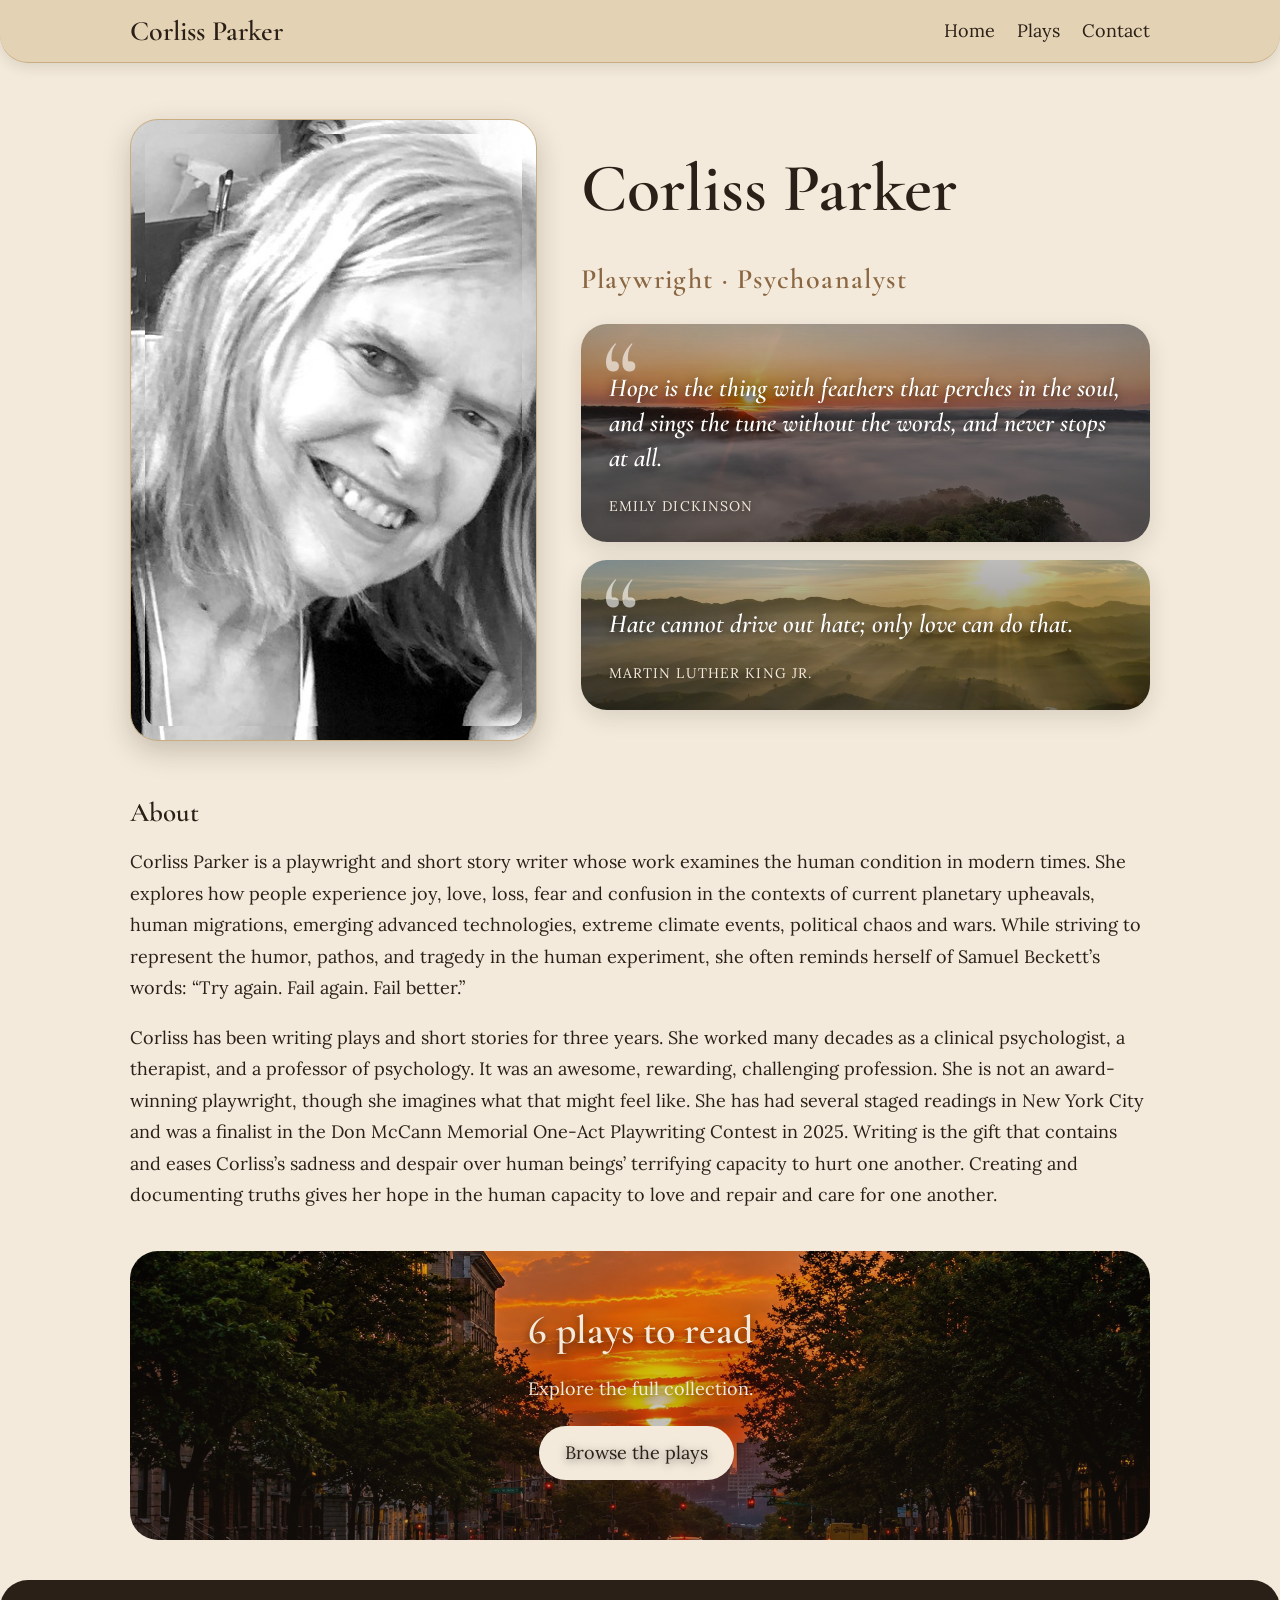
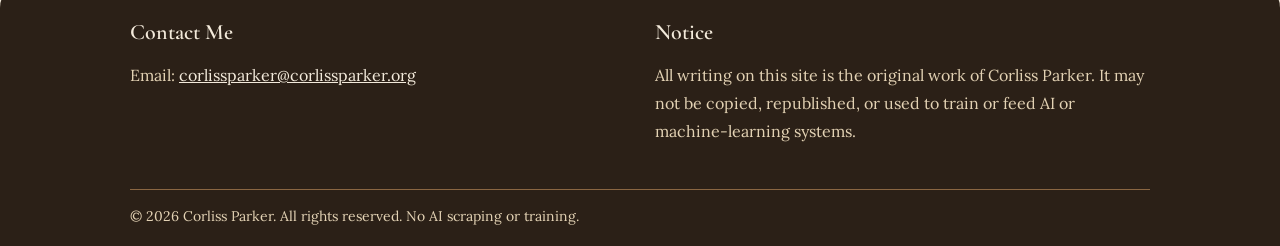
<file: index.html>
<!DOCTYPE html>
<!-- Corliss Parker Website 1.9 -->
<html lang="en"><head><meta charset="utf-8"><meta name="viewport" content="width=device-width, initial-scale=1">
<title>Corliss Parker | Playwright</title><meta name="description" content="Playwright. Read her plays online.">
<meta name="robots" content="noai, noimageai"><meta name="googlebot" content="noai, noimageai">
<link href="https://fonts.googleapis.com/css2?family=Cormorant+Garamond:wght@600&family=Lora:ital@0;1&display=swap" rel="stylesheet">
<link href="css/style.css" rel="stylesheet"></head><body>
<div class="header"><div class="container"><a class="logo" href="index.html">Corliss Parker</a>
<ul class="nav"><li><a href="index.html">Home</a></li>
<li><a href="plays.html">Plays</a><ul><li><a href="no-more-rainbows.html">No More Rainbows?</a></li><li><a href="palindromes.html">Palindromes</a></li><li><a href="saint-james.html">Saint James</a></li><li><a href="justice-finds-minister-thorne.html">Justice 2036</a></li><li><a href="oceans-inn.html">Ocean’s Inn</a></li><li><a href="under-cover.html">Under Cover</a></li></ul></li><li><a href="#contact">Contact</a></li></ul></div></div>
<div class="container"><div class="hero"><img class="portrait" src="images/portrait.jpg" alt="Portrait of Corliss Parker" width="480" height="622">
<div><h1>Corliss Parker</h1><p class="role">Playwright &middot; Psychoanalyst</p><div class="quotes"><blockquote class="qcard q2"><p>Hope is the thing with feathers that perches in the soul, and sings the tune without the words, and never stops at all.</p><cite>Emily Dickinson</cite></blockquote><blockquote class="qcard q1"><p>Hate cannot drive out hate; only love can do that.</p><cite>Martin Luther King Jr.</cite></blockquote></div></div></div>
<h2>About</h2>
<p>Corliss Parker is a playwright and short story writer whose work examines the human condition in modern times. She explores how people experience joy, love, loss, fear and confusion in the contexts of current planetary upheavals, human migrations, emerging advanced technologies, extreme climate events, political chaos and wars. While striving to represent the humor, pathos, and tragedy in the human experiment, she often reminds herself of Samuel Beckett’s words: “Try again. Fail again. Fail better.”</p>
<p>Corliss has been writing plays and short stories for three years. She worked many decades as a clinical psychologist, a therapist, and a professor of psychology. It was an awesome, rewarding, challenging profession. She is not an award-winning playwright, though she imagines what that might feel like. She has had several staged readings in New York City and was a finalist in the Don McCann Memorial One-Act Playwriting Contest in 2025. Writing is the gift that contains and eases Corliss’s sadness and despair over human beings’ terrifying capacity to hurt one another. Creating and documenting truths gives her hope in the human capacity to love and repair and care for one another.</p>
<div class="band"><h2>6 plays to read</h2><p>Explore the full collection.</p><a class="btn" href="plays.html">Browse the plays</a></div></div><div class="footer" id="contact"><div class="container"><div class="footer-grid">
<div><h2>Contact Me</h2><p>Email: <a href="mailto:corlissparker@corlissparker.org">corlissparker@corlissparker.org</a></p></div>
<div><h2>Notice</h2><p>All writing on this site is the original work of Corliss Parker. It may not be copied, republished, or used to train or feed AI or machine-learning systems.</p></div></div>
<div class="tiny">&copy; 2026 Corliss Parker. All rights reserved. No AI scraping or training.</div></div></div></body></html>
</file>
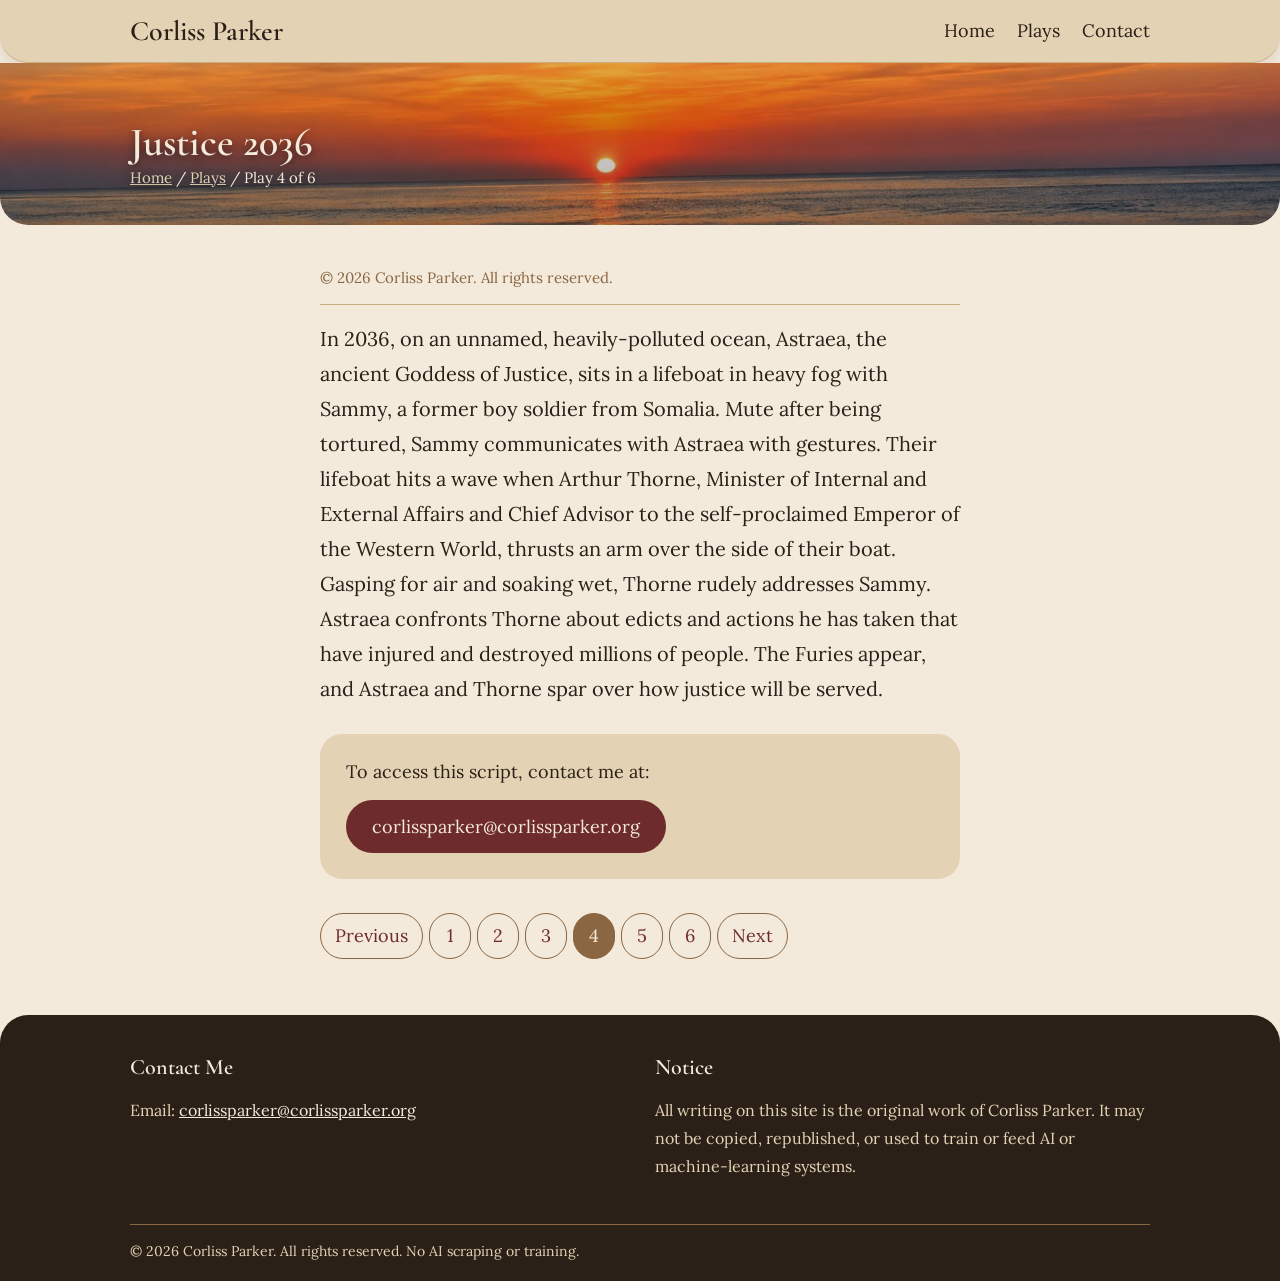
<file: justice-finds-minister-thorne.html>
<!DOCTYPE html>
<!-- Corliss Parker Website 2.0 -->
<html lang="en"><head><meta charset="utf-8"><meta name="viewport" content="width=device-width, initial-scale=1">
<title>Justice 2036 | Corliss Parker</title><meta name="description" content="In 2036, on an unnamed, heavily-polluted ocean, Astraea, the ancient Goddess of Justice, sits in a lifeboat in heavy fog with Sammy, a former boy sold">
<meta name="robots" content="noai, noimageai"><meta name="googlebot" content="noai, noimageai">
<link href="https://fonts.googleapis.com/css2?family=Cormorant+Garamond:wght@600&family=Lora:ital@0;1&display=swap" rel="stylesheet">
<link href="css/style.css" rel="stylesheet"></head><body>
<div class="header"><div class="container"><a class="logo" href="index.html">Corliss Parker</a>
<ul class="nav"><li><a href="index.html">Home</a></li>
<li><a href="plays.html">Plays</a><ul><li><a href="no-more-rainbows.html">No More Rainbows?</a></li><li><a href="palindromes.html">Palindromes</a></li><li><a href="saint-james.html">Saint James</a></li><li><a href="justice-finds-minister-thorne.html">Justice 2036</a></li><li><a href="oceans-inn.html">Ocean’s Inn</a></li><li><a href="under-cover.html">Under Cover</a></li></ul></li><li><a href="#contact">Contact</a></li></ul></div></div><div class="page-header"><div class="container"><h1>Justice 2036</h1><p class="breadcrumb"><a href="index.html">Home</a> / <a href="plays.html">Plays</a> / Play 4 of 6</p></div></div><div class="content"><div class="container reading"><p class="notice">&copy; 2026 Corliss Parker. All rights reserved.</p><p class="lead">In 2036, on an unnamed, heavily-polluted ocean, Astraea, the ancient Goddess of Justice, sits in a lifeboat in heavy fog with Sammy, a former boy soldier from Somalia. Mute after being tortured, Sammy communicates with Astraea with gestures. Their lifeboat hits a wave when Arthur Thorne, Minister of Internal and External Affairs and Chief Advisor to the self-proclaimed Emperor of the Western World, thrusts an arm over the side of their boat. Gasping for air and soaking wet, Thorne rudely addresses Sammy. Astraea confronts Thorne about edicts and actions he has taken that have injured and destroyed millions of people. The Furies appear, and Astraea and Thorne spar over how justice will be served.</p><div class="access"><p>To access this script, contact me at:</p><a class="btn" href="mailto:corlissparker@corlissparker.org?subject=Script%20request%3A%20Justice%7C2036">corlissparker@corlissparker.org</a></div><ul class="pagination"><li><a href="saint-james.html">Previous</a></li><li><a href="no-more-rainbows.html" title="No More Rainbows?">1</a></li><li><a href="palindromes.html" title="Palindromes">2</a></li><li><a href="saint-james.html" title="Saint James">3</a></li><li class=active><a href="justice-finds-minister-thorne.html" title="Justice 2036">4</a></li><li><a href="oceans-inn.html" title="Ocean’s Inn">5</a></li><li><a href="under-cover.html" title="Under Cover">6</a></li><li><a href="oceans-inn.html">Next</a></li></ul></div></div><div class="footer" id="contact"><div class="container"><div class="footer-grid">
<div><h2>Contact Me</h2><p>Email: <a href="mailto:corlissparker@corlissparker.org">corlissparker@corlissparker.org</a></p></div>
<div><h2>Notice</h2><p>All writing on this site is the original work of Corliss Parker. It may not be copied, republished, or used to train or feed AI or machine-learning systems.</p></div></div>
<div class="tiny">&copy; 2026 Corliss Parker. All rights reserved. No AI scraping or training.</div></div></div></body></html>
</file>
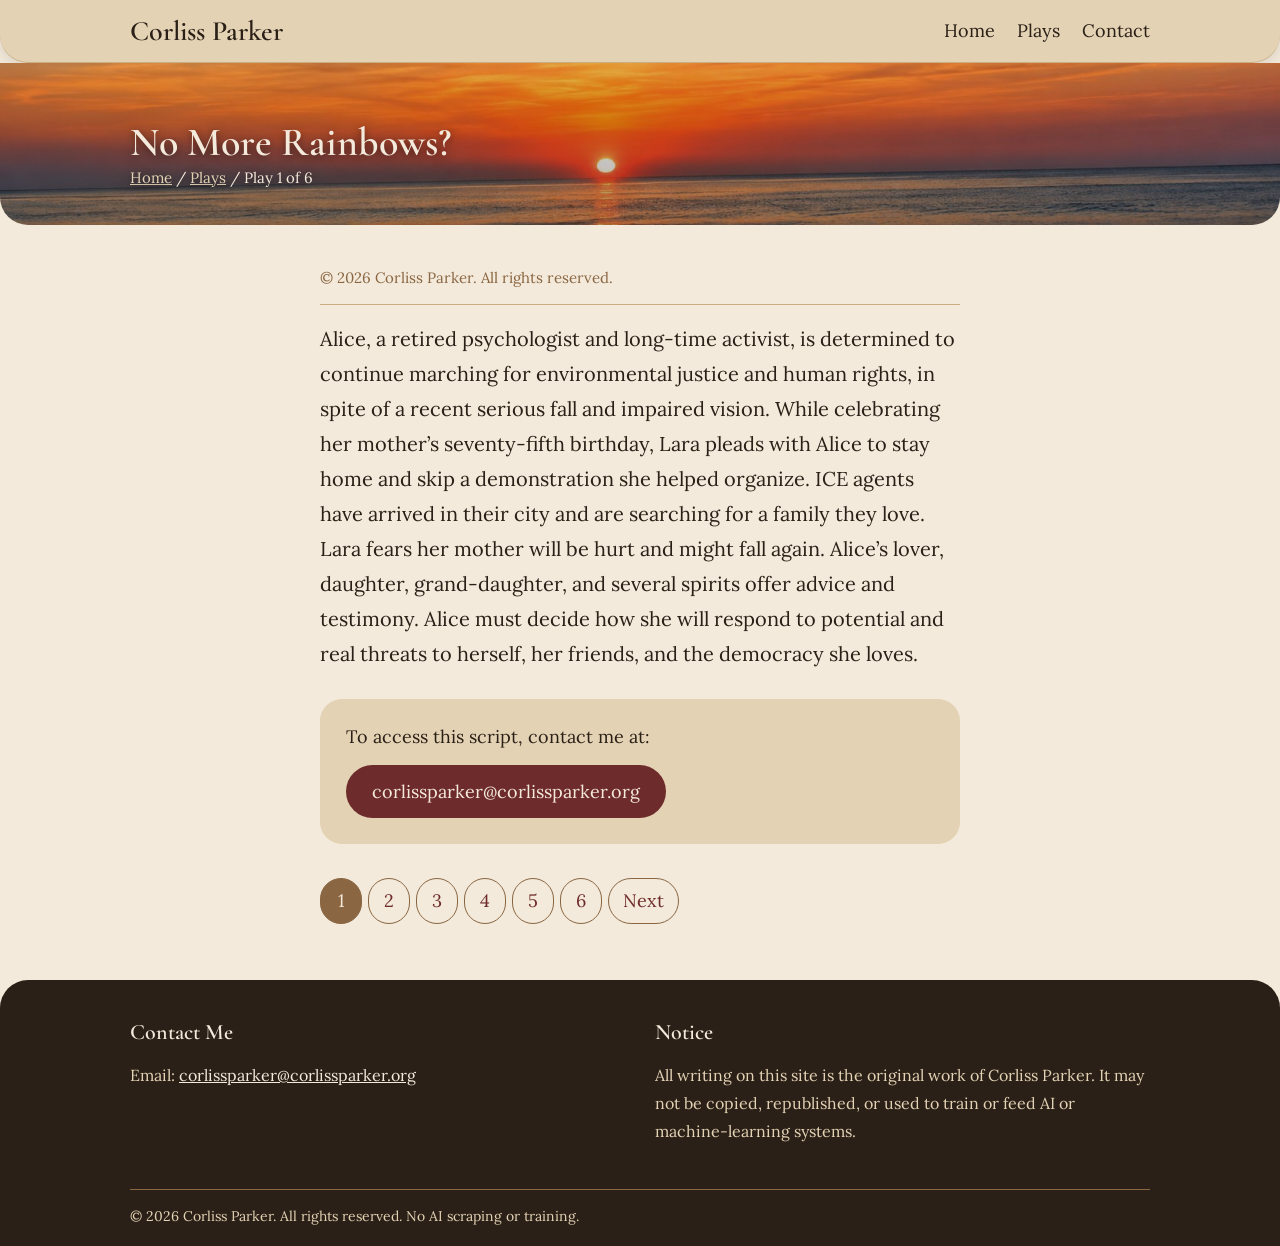
<file: no-more-rainbows.html>
<!DOCTYPE html>
<!-- Corliss Parker Website 1.9 -->
<html lang="en"><head><meta charset="utf-8"><meta name="viewport" content="width=device-width, initial-scale=1">
<title>No More Rainbows? | Corliss Parker</title><meta name="description" content="Alice, a retired psychologist and long-time activist, is determined to continue marching for environmental justice and human rights, in spite of a rec">
<meta name="robots" content="noai, noimageai"><meta name="googlebot" content="noai, noimageai">
<link href="https://fonts.googleapis.com/css2?family=Cormorant+Garamond:wght@600&family=Lora:ital@0;1&display=swap" rel="stylesheet">
<link href="css/style.css" rel="stylesheet"></head><body>
<div class="header"><div class="container"><a class="logo" href="index.html">Corliss Parker</a>
<ul class="nav"><li><a href="index.html">Home</a></li>
<li><a href="plays.html">Plays</a><ul><li><a href="no-more-rainbows.html">No More Rainbows?</a></li><li><a href="palindromes.html">Palindromes</a></li><li><a href="saint-james.html">Saint James</a></li><li><a href="justice-finds-minister-thorne.html">Justice 2036</a></li><li><a href="oceans-inn.html">Ocean’s Inn</a></li><li><a href="under-cover.html">Under Cover</a></li></ul></li><li><a href="#contact">Contact</a></li></ul></div></div><div class="page-header"><div class="container"><h1>No More Rainbows?</h1><p class="breadcrumb"><a href="index.html">Home</a> / <a href="plays.html">Plays</a> / Play 1 of 6</p></div></div><div class="content"><div class="container reading"><p class="notice">&copy; 2026 Corliss Parker. All rights reserved.</p><p class="lead">Alice, a retired psychologist and long-time activist, is determined to continue marching for environmental justice and human rights, in spite of a recent serious fall and impaired vision. While celebrating her mother’s seventy-fifth birthday, Lara pleads with Alice to stay home and skip a demonstration she helped organize. ICE agents have arrived in their city and are searching for a family they love. Lara fears her mother will be hurt and might fall again. Alice’s lover, daughter, grand-daughter, and several spirits offer advice and testimony. Alice must decide how she will respond to potential and real threats to herself, her friends, and the democracy she loves.</p><div class="access"><p>To access this script, contact me at:</p><a class="btn" href="mailto:corlissparker@corlissparker.org?subject=Script%20request%3A%20No%20More%20Rainbows%3F">corlissparker@corlissparker.org</a></div><ul class="pagination"><li class=active><a href="no-more-rainbows.html" title="No More Rainbows?">1</a></li><li><a href="palindromes.html" title="Palindromes">2</a></li><li><a href="saint-james.html" title="Saint James">3</a></li><li><a href="justice-finds-minister-thorne.html" title="Justice 2036">4</a></li><li><a href="oceans-inn.html" title="Ocean’s Inn">5</a></li><li><a href="under-cover.html" title="Under Cover">6</a></li><li><a href="palindromes.html">Next</a></li></ul></div></div><div class="footer" id="contact"><div class="container"><div class="footer-grid">
<div><h2>Contact Me</h2><p>Email: <a href="mailto:corlissparker@corlissparker.org">corlissparker@corlissparker.org</a></p></div>
<div><h2>Notice</h2><p>All writing on this site is the original work of Corliss Parker. It may not be copied, republished, or used to train or feed AI or machine-learning systems.</p></div></div>
<div class="tiny">&copy; 2026 Corliss Parker. All rights reserved. No AI scraping or training.</div></div></div></body></html>
</file>
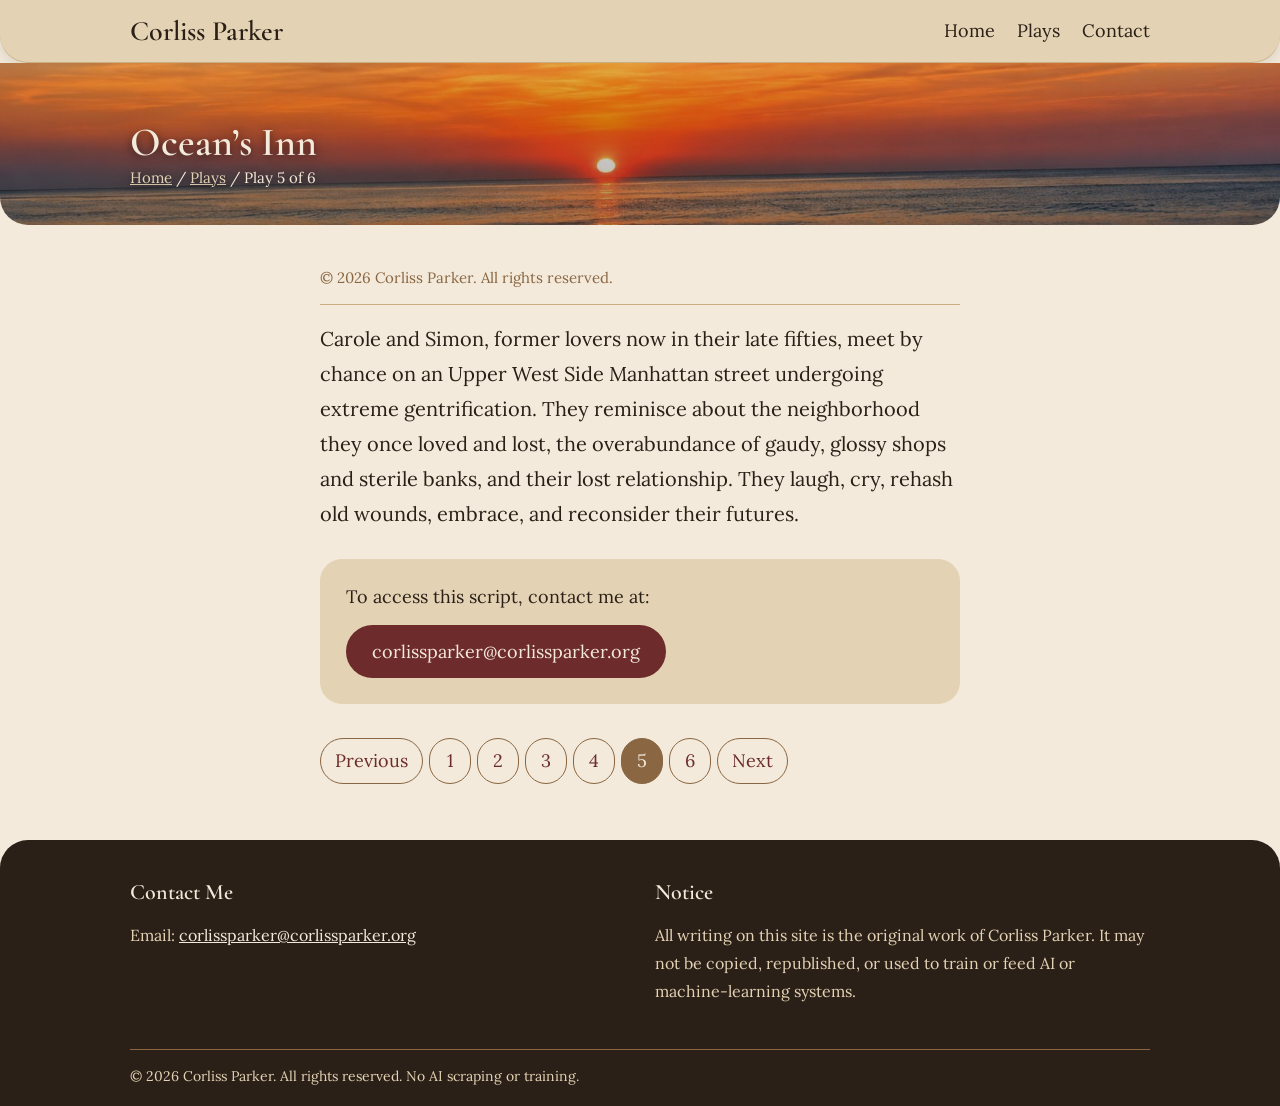
<file: oceans-inn.html>
<!DOCTYPE html>
<!-- Corliss Parker Website 1.9 -->
<html lang="en"><head><meta charset="utf-8"><meta name="viewport" content="width=device-width, initial-scale=1">
<title>Ocean’s Inn | Corliss Parker</title><meta name="description" content="Carole and Simon, former lovers now in their late fifties, meet by chance on an Upper West Side Manhattan street undergoing extreme gentrification. Th">
<meta name="robots" content="noai, noimageai"><meta name="googlebot" content="noai, noimageai">
<link href="https://fonts.googleapis.com/css2?family=Cormorant+Garamond:wght@600&family=Lora:ital@0;1&display=swap" rel="stylesheet">
<link href="css/style.css" rel="stylesheet"></head><body>
<div class="header"><div class="container"><a class="logo" href="index.html">Corliss Parker</a>
<ul class="nav"><li><a href="index.html">Home</a></li>
<li><a href="plays.html">Plays</a><ul><li><a href="no-more-rainbows.html">No More Rainbows?</a></li><li><a href="palindromes.html">Palindromes</a></li><li><a href="saint-james.html">Saint James</a></li><li><a href="justice-finds-minister-thorne.html">Justice 2036</a></li><li><a href="oceans-inn.html">Ocean’s Inn</a></li><li><a href="under-cover.html">Under Cover</a></li></ul></li><li><a href="#contact">Contact</a></li></ul></div></div><div class="page-header"><div class="container"><h1>Ocean’s Inn</h1><p class="breadcrumb"><a href="index.html">Home</a> / <a href="plays.html">Plays</a> / Play 5 of 6</p></div></div><div class="content"><div class="container reading"><p class="notice">&copy; 2026 Corliss Parker. All rights reserved.</p><p class="lead">Carole and Simon, former lovers now in their late fifties, meet by chance on an Upper West Side Manhattan street undergoing extreme gentrification. They reminisce about the neighborhood they once loved and lost, the overabundance of gaudy, glossy shops and sterile banks, and their lost relationship. They laugh, cry, rehash old wounds, embrace, and reconsider their futures.</p><div class="access"><p>To access this script, contact me at:</p><a class="btn" href="mailto:corlissparker@corlissparker.org?subject=Script%20request%3A%20Ocean%E2%80%99s%20Inn">corlissparker@corlissparker.org</a></div><ul class="pagination"><li><a href="justice-finds-minister-thorne.html">Previous</a></li><li><a href="no-more-rainbows.html" title="No More Rainbows?">1</a></li><li><a href="palindromes.html" title="Palindromes">2</a></li><li><a href="saint-james.html" title="Saint James">3</a></li><li><a href="justice-finds-minister-thorne.html" title="Justice 2036">4</a></li><li class=active><a href="oceans-inn.html" title="Ocean’s Inn">5</a></li><li><a href="under-cover.html" title="Under Cover">6</a></li><li><a href="under-cover.html">Next</a></li></ul></div></div><div class="footer" id="contact"><div class="container"><div class="footer-grid">
<div><h2>Contact Me</h2><p>Email: <a href="mailto:corlissparker@corlissparker.org">corlissparker@corlissparker.org</a></p></div>
<div><h2>Notice</h2><p>All writing on this site is the original work of Corliss Parker. It may not be copied, republished, or used to train or feed AI or machine-learning systems.</p></div></div>
<div class="tiny">&copy; 2026 Corliss Parker. All rights reserved. No AI scraping or training.</div></div></div></body></html>
</file>
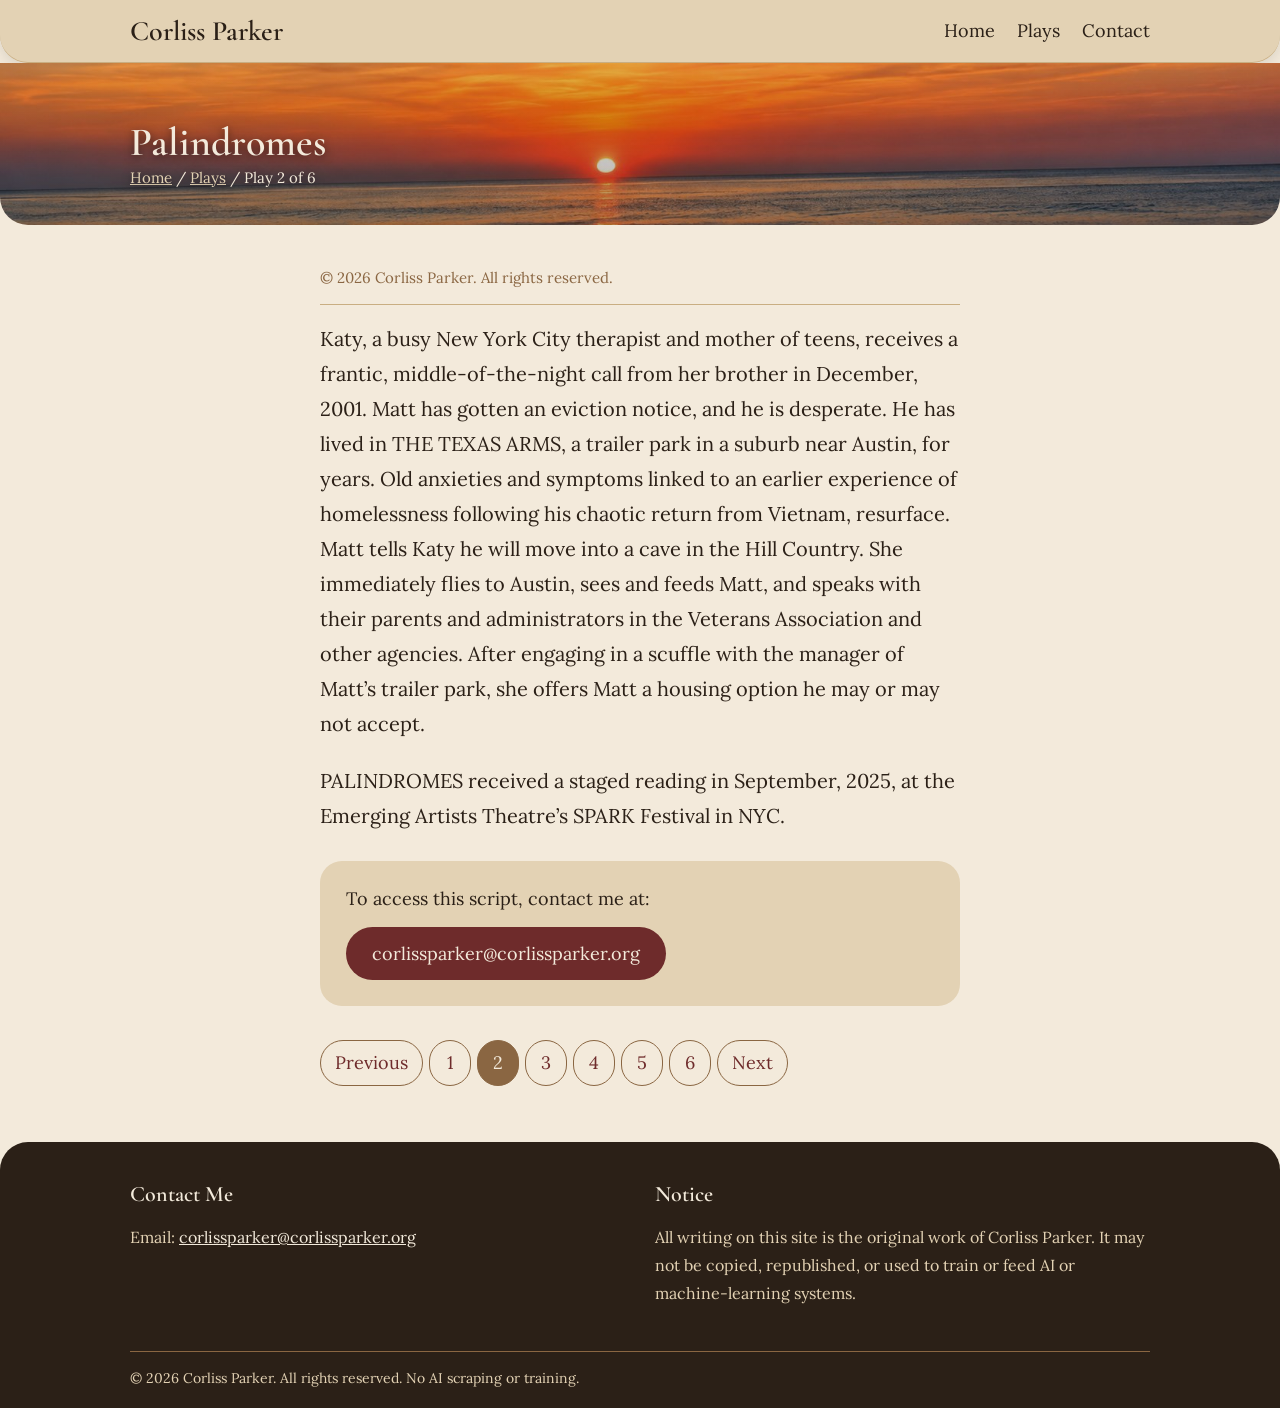
<file: palindromes.html>
<!DOCTYPE html>
<!-- Corliss Parker Website 1.9 -->
<html lang="en"><head><meta charset="utf-8"><meta name="viewport" content="width=device-width, initial-scale=1">
<title>Palindromes | Corliss Parker</title><meta name="description" content="Katy, a busy New York City therapist and mother of teens, receives a frantic, middle-of-the-night call from her brother in December, 2001. Matt has go">
<meta name="robots" content="noai, noimageai"><meta name="googlebot" content="noai, noimageai">
<link href="https://fonts.googleapis.com/css2?family=Cormorant+Garamond:wght@600&family=Lora:ital@0;1&display=swap" rel="stylesheet">
<link href="css/style.css" rel="stylesheet"></head><body>
<div class="header"><div class="container"><a class="logo" href="index.html">Corliss Parker</a>
<ul class="nav"><li><a href="index.html">Home</a></li>
<li><a href="plays.html">Plays</a><ul><li><a href="no-more-rainbows.html">No More Rainbows?</a></li><li><a href="palindromes.html">Palindromes</a></li><li><a href="saint-james.html">Saint James</a></li><li><a href="justice-finds-minister-thorne.html">Justice 2036</a></li><li><a href="oceans-inn.html">Ocean’s Inn</a></li><li><a href="under-cover.html">Under Cover</a></li></ul></li><li><a href="#contact">Contact</a></li></ul></div></div><div class="page-header"><div class="container"><h1>Palindromes</h1><p class="breadcrumb"><a href="index.html">Home</a> / <a href="plays.html">Plays</a> / Play 2 of 6</p></div></div><div class="content"><div class="container reading"><p class="notice">&copy; 2026 Corliss Parker. All rights reserved.</p><p class="lead">Katy, a busy New York City therapist and mother of teens, receives a frantic, middle-of-the-night call from her brother in December, 2001. Matt has gotten an eviction notice, and he is desperate. He has lived in THE TEXAS ARMS, a trailer park in a suburb near Austin, for years. Old anxieties and symptoms linked to an earlier experience of homelessness following his chaotic return from Vietnam, resurface. Matt tells Katy he will move into a cave in the Hill Country. She immediately flies to Austin, sees and feeds Matt, and speaks with their parents and administrators in the Veterans Association and other agencies. After engaging in a scuffle with the manager of Matt’s trailer park, she offers Matt a housing option he may or may not accept.</p><p class="lead">PALINDROMES received a staged reading in September, 2025, at the Emerging Artists Theatre’s SPARK Festival in NYC.</p><div class="access"><p>To access this script, contact me at:</p><a class="btn" href="mailto:corlissparker@corlissparker.org?subject=Script%20request%3A%20Palindromes">corlissparker@corlissparker.org</a></div><ul class="pagination"><li><a href="no-more-rainbows.html">Previous</a></li><li><a href="no-more-rainbows.html" title="No More Rainbows?">1</a></li><li class=active><a href="palindromes.html" title="Palindromes">2</a></li><li><a href="saint-james.html" title="Saint James">3</a></li><li><a href="justice-finds-minister-thorne.html" title="Justice 2036">4</a></li><li><a href="oceans-inn.html" title="Ocean’s Inn">5</a></li><li><a href="under-cover.html" title="Under Cover">6</a></li><li><a href="saint-james.html">Next</a></li></ul></div></div><div class="footer" id="contact"><div class="container"><div class="footer-grid">
<div><h2>Contact Me</h2><p>Email: <a href="mailto:corlissparker@corlissparker.org">corlissparker@corlissparker.org</a></p></div>
<div><h2>Notice</h2><p>All writing on this site is the original work of Corliss Parker. It may not be copied, republished, or used to train or feed AI or machine-learning systems.</p></div></div>
<div class="tiny">&copy; 2026 Corliss Parker. All rights reserved. No AI scraping or training.</div></div></div></body></html>
</file>
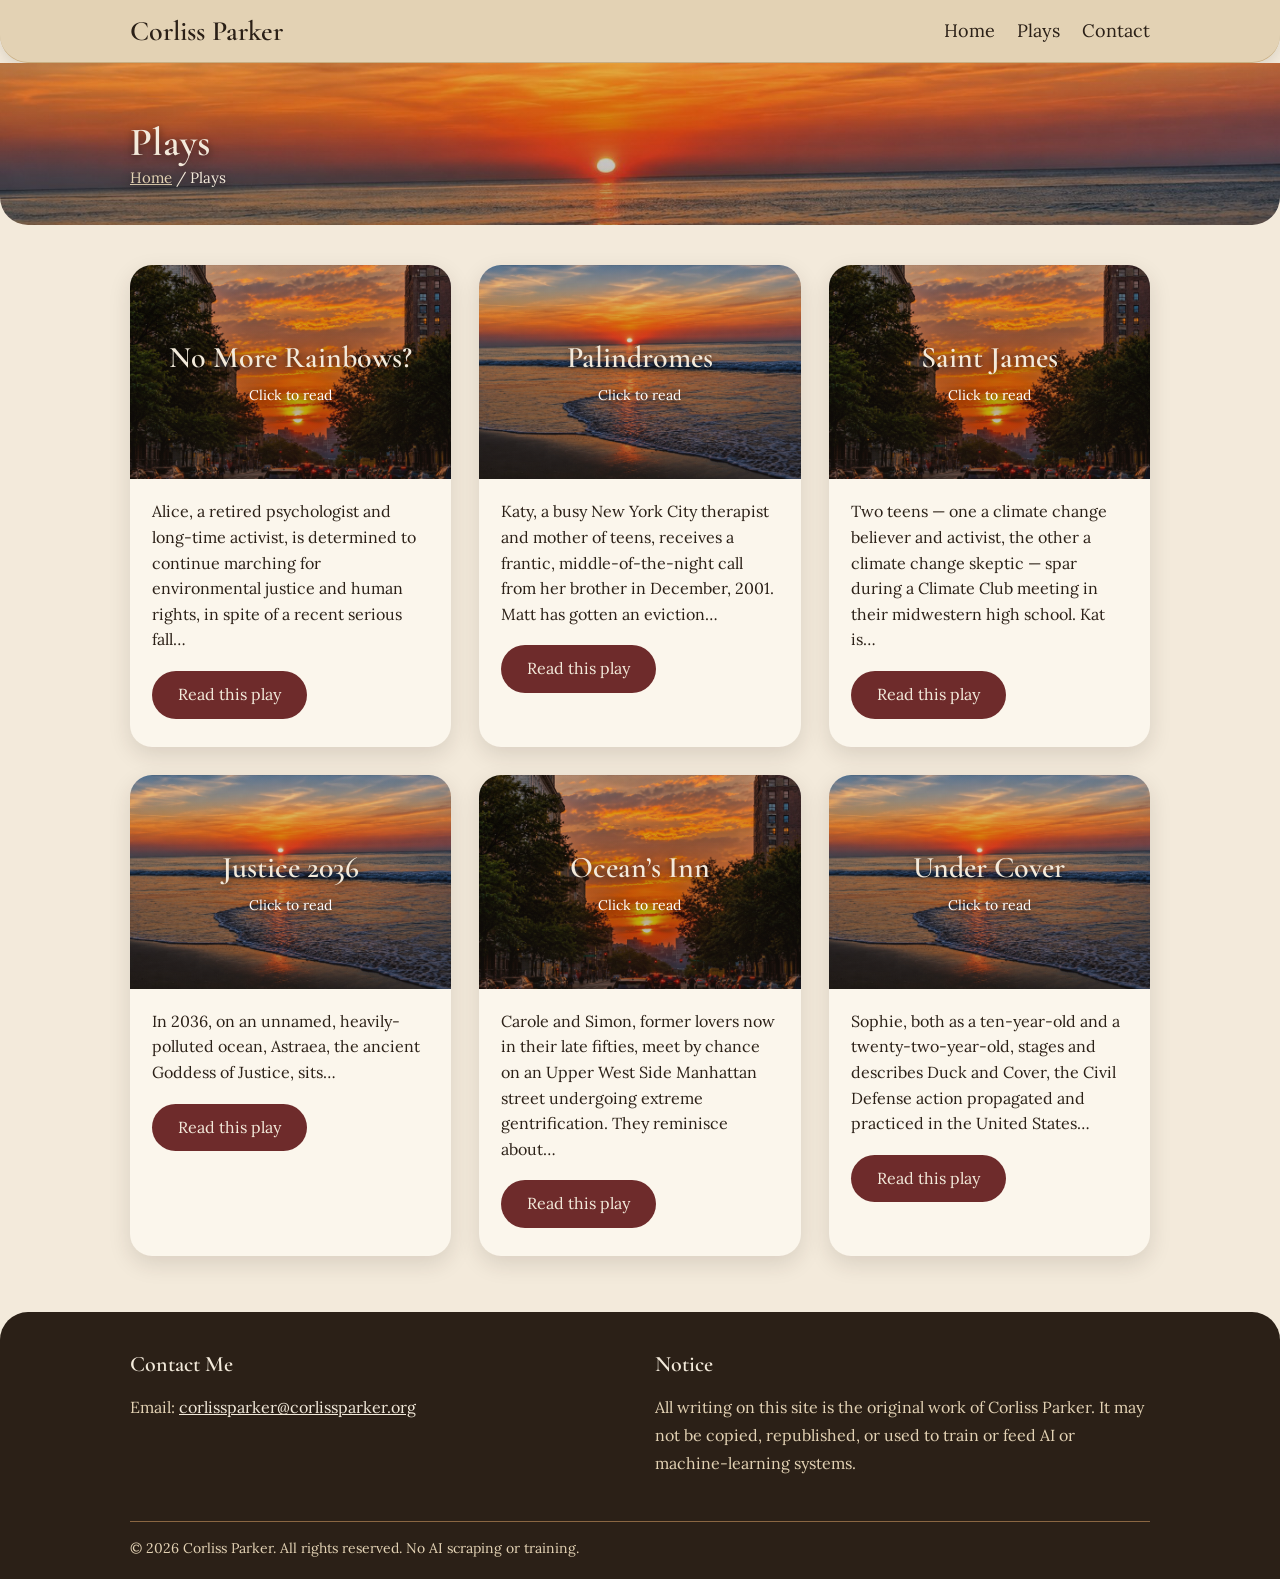
<file: plays.html>
<!DOCTYPE html>
<!-- Corliss Parker Website 2.0 -->
<html lang="en"><head><meta charset="utf-8"><meta name="viewport" content="width=device-width, initial-scale=1">
<title>Plays | Corliss Parker</title><meta name="description" content="Read the plays of Corliss Parker">
<meta name="robots" content="noai, noimageai"><meta name="googlebot" content="noai, noimageai">
<link href="https://fonts.googleapis.com/css2?family=Cormorant+Garamond:wght@600&family=Lora:ital@0;1&display=swap" rel="stylesheet">
<link href="css/style.css" rel="stylesheet"></head><body>
<div class="header"><div class="container"><a class="logo" href="index.html">Corliss Parker</a>
<ul class="nav"><li><a href="index.html">Home</a></li>
<li><a href="plays.html">Plays</a><ul><li><a href="no-more-rainbows.html">No More Rainbows?</a></li><li><a href="palindromes.html">Palindromes</a></li><li><a href="saint-james.html">Saint James</a></li><li><a href="justice-finds-minister-thorne.html">Justice 2036</a></li><li><a href="oceans-inn.html">Ocean’s Inn</a></li><li><a href="under-cover.html">Under Cover</a></li></ul></li><li><a href="#contact">Contact</a></li></ul></div></div><div class="page-header"><div class="container"><h1>Plays</h1><p class="breadcrumb"><a href="index.html">Home</a> / Plays</p></div></div><div class="content"><div class="container"><div class="grid"><div class="card"><a class="cover c" href="no-more-rainbows.html" aria-label="Read No More Rainbows?">No More Rainbows?<small>Click to read</small></a><div><p>Alice, a retired psychologist and long-time activist, is determined to continue marching for environmental justice and human rights, in spite of a recent serious fall…</p><a class="btn" href="no-more-rainbows.html">Read this play</a></div></div><div class="card"><a class="cover o" href="palindromes.html" aria-label="Read Palindromes">Palindromes<small>Click to read</small></a><div><p>Katy, a busy New York City therapist and mother of teens, receives a frantic, middle-of-the-night call from her brother in December, 2001. Matt has gotten an eviction…</p><a class="btn" href="palindromes.html">Read this play</a></div></div><div class="card"><a class="cover c" href="saint-james.html" aria-label="Read Saint James">Saint James<small>Click to read</small></a><div><p>Two teens — one a climate change believer and activist, the other a climate change skeptic — spar during a Climate Club meeting in their midwestern high school. Kat is…</p><a class="btn" href="saint-james.html">Read this play</a></div></div><div class="card"><a class="cover o" href="justice-finds-minister-thorne.html" aria-label="Read Justice 2036">Justice 2036<small>Click to read</small></a><div><p>In 2036, on an unnamed, heavily-polluted ocean, Astraea, the ancient Goddess of Justice, sits…</p><a class="btn" href="justice-finds-minister-thorne.html">Read this play</a></div></div><div class="card"><a class="cover c" href="oceans-inn.html" aria-label="Read Ocean’s Inn">Ocean’s Inn<small>Click to read</small></a><div><p>Carole and Simon, former lovers now in their late fifties, meet by chance on an Upper West Side Manhattan street undergoing extreme gentrification. They reminisce about…</p><a class="btn" href="oceans-inn.html">Read this play</a></div></div><div class="card"><a class="cover o" href="under-cover.html" aria-label="Read Under Cover">Under Cover<small>Click to read</small></a><div><p>Sophie, both as a ten-year-old and a twenty-two-year-old, stages and describes Duck and Cover, the Civil Defense action propagated and practiced in the United States…</p><a class="btn" href="under-cover.html">Read this play</a></div></div></div></div></div><div class="footer" id="contact"><div class="container"><div class="footer-grid">
<div><h2>Contact Me</h2><p>Email: <a href="mailto:corlissparker@corlissparker.org">corlissparker@corlissparker.org</a></p></div>
<div><h2>Notice</h2><p>All writing on this site is the original work of Corliss Parker. It may not be copied, republished, or used to train or feed AI or machine-learning systems.</p></div></div>
<div class="tiny">&copy; 2026 Corliss Parker. All rights reserved. No AI scraping or training.</div></div></div></body></html>
</file>
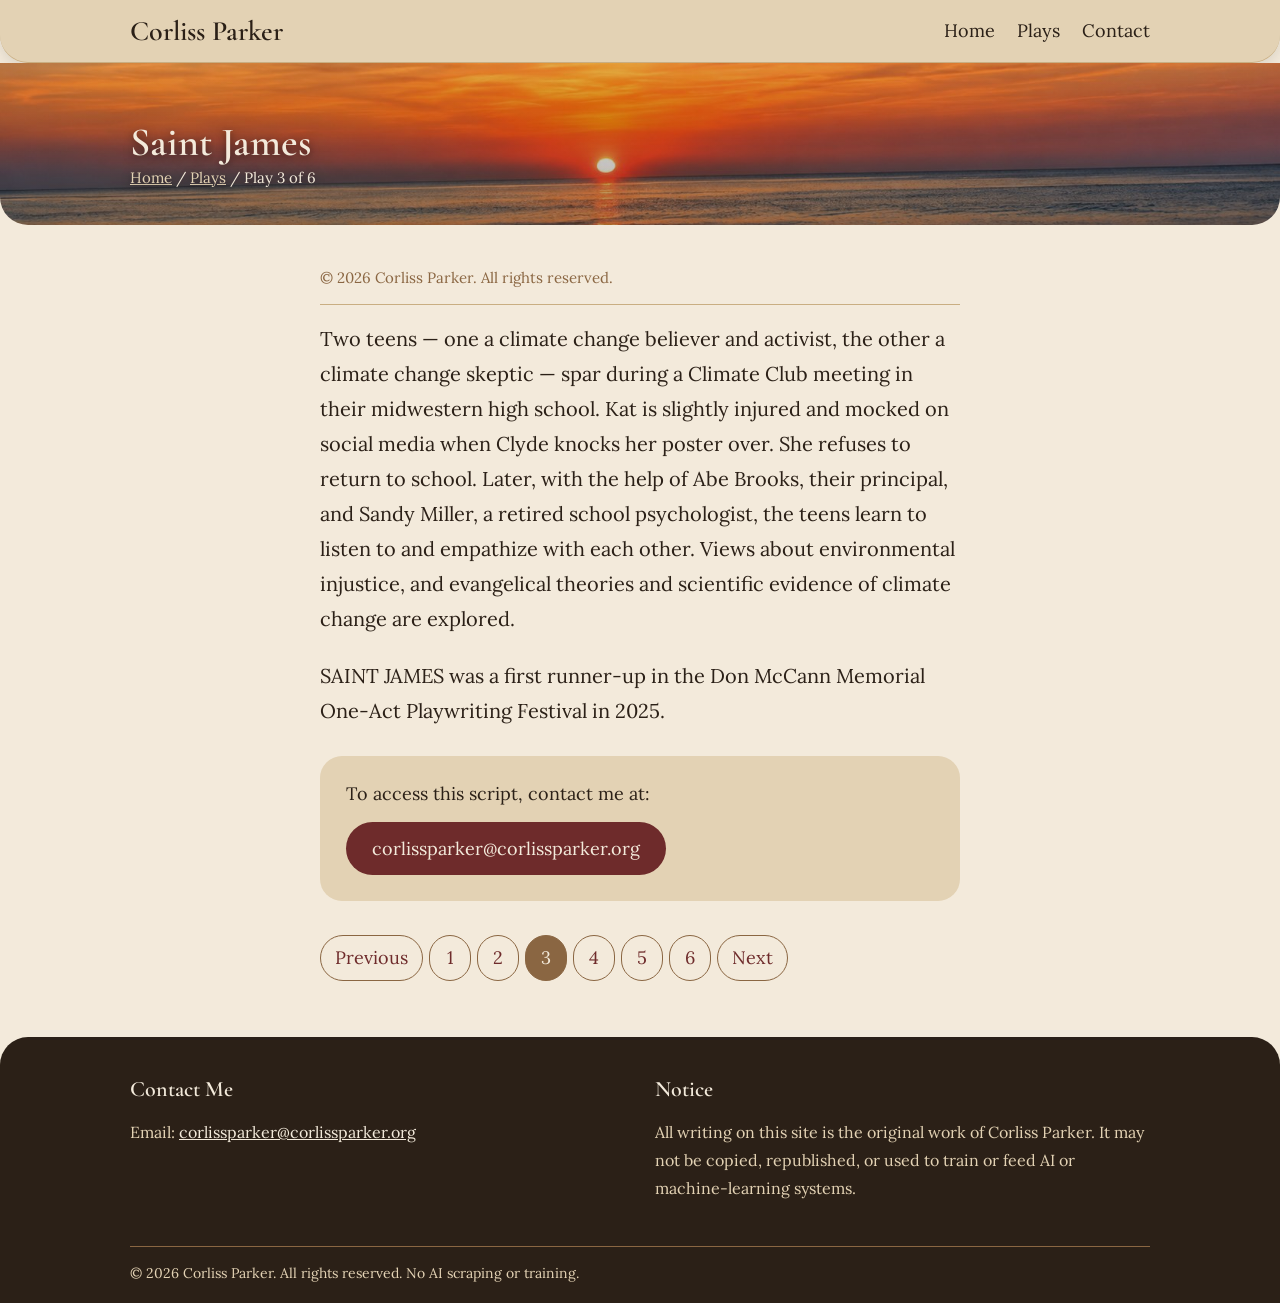
<file: saint-james.html>
<!DOCTYPE html>
<!-- Corliss Parker Website 1.9 -->
<html lang="en"><head><meta charset="utf-8"><meta name="viewport" content="width=device-width, initial-scale=1">
<title>Saint James | Corliss Parker</title><meta name="description" content="Two teens — one a climate change believer and activist, the other a climate change skeptic — spar during a Climate Club meeting in their midwestern hi">
<meta name="robots" content="noai, noimageai"><meta name="googlebot" content="noai, noimageai">
<link href="https://fonts.googleapis.com/css2?family=Cormorant+Garamond:wght@600&family=Lora:ital@0;1&display=swap" rel="stylesheet">
<link href="css/style.css" rel="stylesheet"></head><body>
<div class="header"><div class="container"><a class="logo" href="index.html">Corliss Parker</a>
<ul class="nav"><li><a href="index.html">Home</a></li>
<li><a href="plays.html">Plays</a><ul><li><a href="no-more-rainbows.html">No More Rainbows?</a></li><li><a href="palindromes.html">Palindromes</a></li><li><a href="saint-james.html">Saint James</a></li><li><a href="justice-finds-minister-thorne.html">Justice 2036</a></li><li><a href="oceans-inn.html">Ocean’s Inn</a></li><li><a href="under-cover.html">Under Cover</a></li></ul></li><li><a href="#contact">Contact</a></li></ul></div></div><div class="page-header"><div class="container"><h1>Saint James</h1><p class="breadcrumb"><a href="index.html">Home</a> / <a href="plays.html">Plays</a> / Play 3 of 6</p></div></div><div class="content"><div class="container reading"><p class="notice">&copy; 2026 Corliss Parker. All rights reserved.</p><p class="lead">Two teens — one a climate change believer and activist, the other a climate change skeptic — spar during a Climate Club meeting in their midwestern high school. Kat is slightly injured and mocked on social media when Clyde knocks her poster over. She refuses to return to school. Later, with the help of Abe Brooks, their principal, and Sandy Miller, a retired school psychologist, the teens learn to listen to and empathize with each other. Views about environmental injustice, and evangelical theories and scientific evidence of climate change are explored.</p><p class="lead">SAINT JAMES was a first runner-up in the Don McCann Memorial One-Act Playwriting Festival in 2025.</p><div class="access"><p>To access this script, contact me at:</p><a class="btn" href="mailto:corlissparker@corlissparker.org?subject=Script%20request%3A%20Saint%20James">corlissparker@corlissparker.org</a></div><ul class="pagination"><li><a href="palindromes.html">Previous</a></li><li><a href="no-more-rainbows.html" title="No More Rainbows?">1</a></li><li><a href="palindromes.html" title="Palindromes">2</a></li><li class=active><a href="saint-james.html" title="Saint James">3</a></li><li><a href="justice-finds-minister-thorne.html" title="Justice 2036">4</a></li><li><a href="oceans-inn.html" title="Ocean’s Inn">5</a></li><li><a href="under-cover.html" title="Under Cover">6</a></li><li><a href="justice-finds-minister-thorne.html">Next</a></li></ul></div></div><div class="footer" id="contact"><div class="container"><div class="footer-grid">
<div><h2>Contact Me</h2><p>Email: <a href="mailto:corlissparker@corlissparker.org">corlissparker@corlissparker.org</a></p></div>
<div><h2>Notice</h2><p>All writing on this site is the original work of Corliss Parker. It may not be copied, republished, or used to train or feed AI or machine-learning systems.</p></div></div>
<div class="tiny">&copy; 2026 Corliss Parker. All rights reserved. No AI scraping or training.</div></div></div></body></html>
</file>
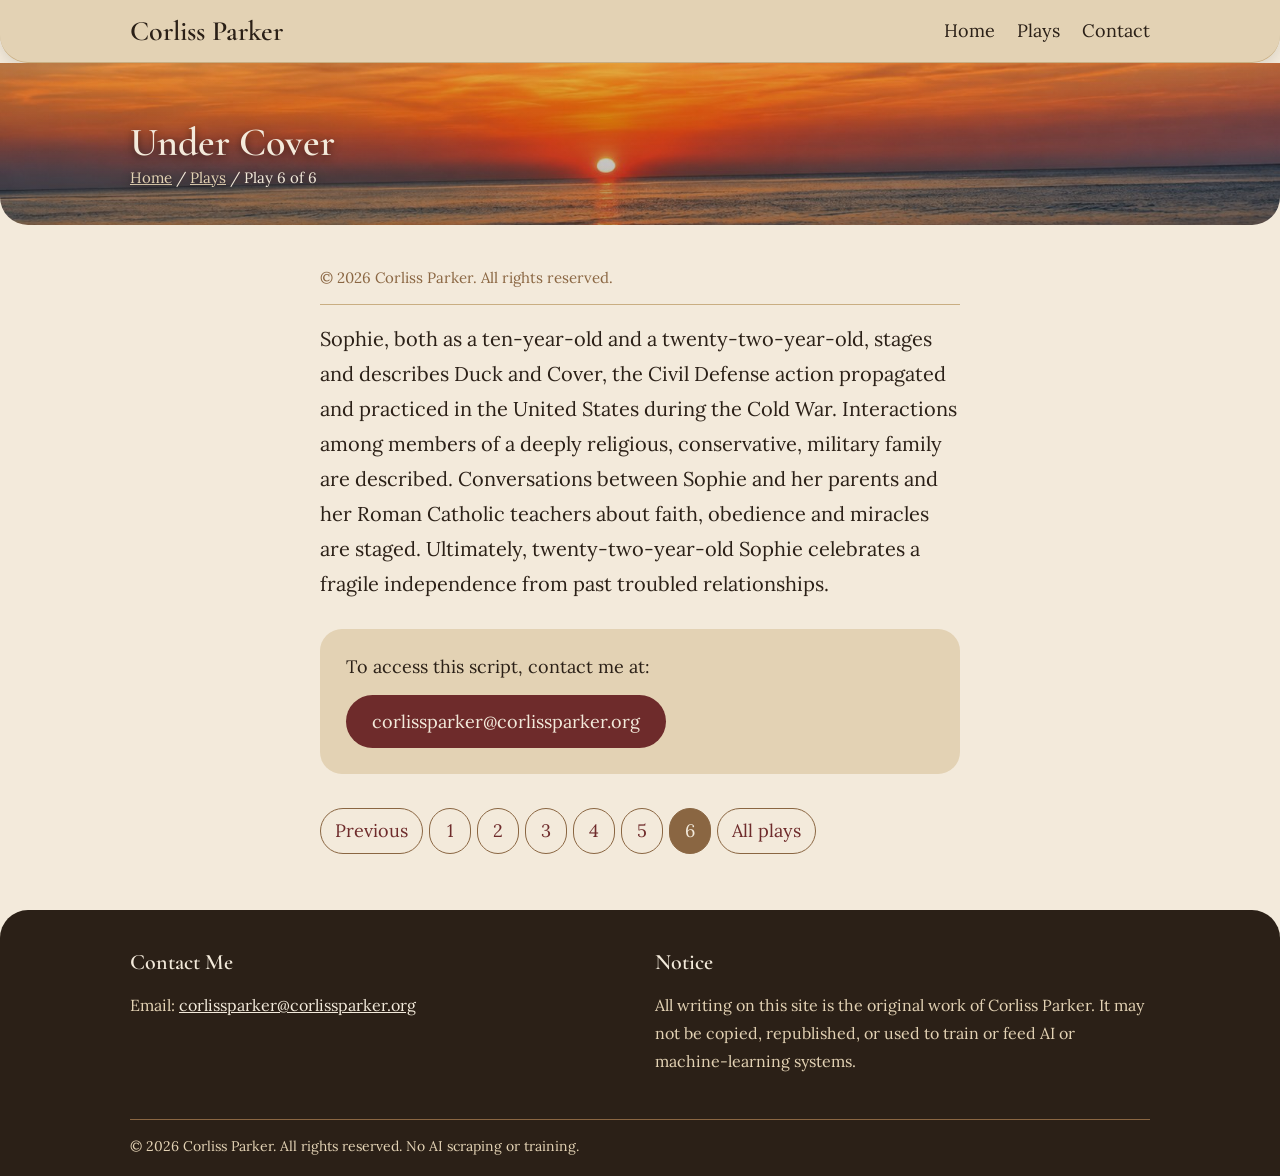
<file: under-cover.html>
<!DOCTYPE html>
<!-- Corliss Parker Website 1.9 -->
<html lang="en"><head><meta charset="utf-8"><meta name="viewport" content="width=device-width, initial-scale=1">
<title>Under Cover | Corliss Parker</title><meta name="description" content="Sophie, both as a ten-year-old and a twenty-two-year-old, stages and describes Duck and Cover, the Civil Defense action propagated and practiced in th">
<meta name="robots" content="noai, noimageai"><meta name="googlebot" content="noai, noimageai">
<link href="https://fonts.googleapis.com/css2?family=Cormorant+Garamond:wght@600&family=Lora:ital@0;1&display=swap" rel="stylesheet">
<link href="css/style.css" rel="stylesheet"></head><body>
<div class="header"><div class="container"><a class="logo" href="index.html">Corliss Parker</a>
<ul class="nav"><li><a href="index.html">Home</a></li>
<li><a href="plays.html">Plays</a><ul><li><a href="no-more-rainbows.html">No More Rainbows?</a></li><li><a href="palindromes.html">Palindromes</a></li><li><a href="saint-james.html">Saint James</a></li><li><a href="justice-finds-minister-thorne.html">Justice 2036</a></li><li><a href="oceans-inn.html">Ocean’s Inn</a></li><li><a href="under-cover.html">Under Cover</a></li></ul></li><li><a href="#contact">Contact</a></li></ul></div></div><div class="page-header"><div class="container"><h1>Under Cover</h1><p class="breadcrumb"><a href="index.html">Home</a> / <a href="plays.html">Plays</a> / Play 6 of 6</p></div></div><div class="content"><div class="container reading"><p class="notice">&copy; 2026 Corliss Parker. All rights reserved.</p><p class="lead">Sophie, both as a ten-year-old and a twenty-two-year-old, stages and describes Duck and Cover, the Civil Defense action propagated and practiced in the United States during the Cold War. Interactions among members of a deeply religious, conservative, military family are described. Conversations between Sophie and her parents and her Roman Catholic teachers about faith, obedience and miracles are staged. Ultimately, twenty-two-year-old Sophie celebrates a fragile independence from past troubled relationships.</p><div class="access"><p>To access this script, contact me at:</p><a class="btn" href="mailto:corlissparker@corlissparker.org?subject=Script%20request%3A%20Under%20Cover">corlissparker@corlissparker.org</a></div><ul class="pagination"><li><a href="oceans-inn.html">Previous</a></li><li><a href="no-more-rainbows.html" title="No More Rainbows?">1</a></li><li><a href="palindromes.html" title="Palindromes">2</a></li><li><a href="saint-james.html" title="Saint James">3</a></li><li><a href="justice-finds-minister-thorne.html" title="Justice 2036">4</a></li><li><a href="oceans-inn.html" title="Ocean’s Inn">5</a></li><li class=active><a href="under-cover.html" title="Under Cover">6</a></li><li><a href="plays.html">All plays</a></li></ul></div></div><div class="footer" id="contact"><div class="container"><div class="footer-grid">
<div><h2>Contact Me</h2><p>Email: <a href="mailto:corlissparker@corlissparker.org">corlissparker@corlissparker.org</a></p></div>
<div><h2>Notice</h2><p>All writing on this site is the original work of Corliss Parker. It may not be copied, republished, or used to train or feed AI or machine-learning systems.</p></div></div>
<div class="tiny">&copy; 2026 Corliss Parker. All rights reserved. No AI scraping or training.</div></div></div></body></html>
</file>
<file: css/style.css>
:root{--paper:#F3EADB;--sand:#E3D2B4;--tan:#C9AE82;--brown:#8A6642;--ink:#2B2017;--curtain:#6E2B2B}
*{box-sizing:border-box}
body{margin:0;background:var(--paper);color:var(--ink);font:18px/1.75 Lora,Georgia,serif}
h1,h2,h3{font-family:"Cormorant Garamond",Georgia,serif;font-weight:600;line-height:1.15;margin:0 0 .5em}
a{color:var(--curtain)}a:focus-visible,button:focus-visible{outline:3px solid var(--brown);outline-offset:2px}
.container{max-width:1060px;margin:0 auto;padding:0 20px}
.header{background:var(--sand);border-bottom:1px solid var(--tan)}
.header .container{display:flex;flex-wrap:wrap;justify-content:space-between;align-items:center;gap:8px}
.logo{font:600 28px "Cormorant Garamond",Georgia,serif;text-decoration:none;color:var(--ink);padding:14px 0}
.nav{list-style:none;margin:0;padding:0;display:flex;flex-wrap:wrap;gap:4px 22px}
.nav li{position:relative}.nav a{text-decoration:none;color:var(--ink);padding:10px 0;display:block}
.nav a:hover,.nav .active>a{color:var(--curtain)}
.nav ul{display:none;position:absolute;left:0;top:100%;min-width:240px;background:var(--paper);border:1px solid var(--tan);list-style:none;margin:0;padding:6px 14px;z-index:5}
.nav li:hover>ul,.nav li:focus-within>ul{display:block}
.page-header{background:var(--tan);padding:34px 0 22px}.page-header h1{font-size:40px;margin:0}
.breadcrumb{font-size:15px;margin:0}
.hero{display:grid;grid-template-columns:minmax(0,5fr) minmax(0,7fr);gap:44px;align-items:center;padding:56px 0}
.portrait{aspect-ratio:4/5;background:var(--sand) url(../images/portrait.jpg) center/cover;border:1px solid var(--tan);display:flex;align-items:end;padding:14px;font-size:14px;color:var(--brown)}
.hero h1{font-size:clamp(42px,6vw,68px)}
.btn{display:inline-block;background:var(--curtain);color:var(--paper);padding:10px 22px;text-decoration:none;margin:4px 8px 4px 0}
.btn.alt{background:none;color:var(--curtain);border:1px solid var(--curtain)}
.content{padding:40px 0 56px}
.post-block{display:grid;grid-template-columns:minmax(0,1fr) minmax(0,2fr);gap:32px;padding:26px 0;border-bottom:1px solid var(--tan);align-items:center}
.cover{aspect-ratio:2/3;background:var(--brown);color:var(--paper);display:flex;flex-direction:column;justify-content:center;text-align:center;padding:18px;text-decoration:none;font:600 26px/1.2 "Cormorant Garamond",Georgia,serif;border:1px solid var(--ink)}
.cover small{font:14px Lora,serif;margin-top:10px;color:var(--sand)}
.quote{border-left:4px solid var(--curtain);margin:30px 0;padding:6px 22px;font:italic 26px/1.4 "Cormorant Garamond",Georgia,serif}
.reading{max-width:680px}.reading p{margin:0 0 1.1em}
.pagination{list-style:none;display:flex;flex-wrap:wrap;gap:6px;padding:0;margin:34px 0 0}
.pagination a{display:block;padding:6px 14px;border:1px solid var(--brown);text-decoration:none}
.pagination .active a{background:var(--brown);color:var(--paper)}
.footer{background:var(--ink);color:var(--sand);padding:40px 0 18px;font-size:16px}
.footer a{color:var(--paper)}.footer h2{font-size:22px;color:var(--paper)}
.footer-grid{display:grid;grid-template-columns:repeat(auto-fit,minmax(240px,1fr));gap:30px}
.footer ul{list-style:none;padding:0;margin:0}.tiny{margin-top:28px;padding-top:14px;border-top:1px solid var(--brown);font-size:14px}
@media(max-width:720px){.hero,.post-block{grid-template-columns:1fr}.hero{padding:32px 0}.portrait{max-width:340px}.cover{max-width:240px}}
.notice{font-size:15px;color:var(--brown);border-bottom:1px solid var(--tan);padding-bottom:12px;margin-bottom:24px}
.header{border-radius:0 0 28px 28px;box-shadow:0 4px 14px rgba(43,32,23,.12)}
.nav ul{border-radius:16px;box-shadow:0 8px 22px rgba(43,32,23,.18)}
.page-header{background:linear-gradient(rgba(43,32,23,.5),rgba(43,32,23,.62)),url(../images/ocean.jpg) center 27%/cover;color:var(--paper);border-radius:0 0 28px 28px;padding:56px 0 34px}
.page-header a{color:var(--sand)}
.portrait{width:100%;object-fit:cover;border-radius:28px;display:block;box-shadow:0 10px 28px rgba(43,32,23,.22)}
.btn{border-radius:999px;padding:11px 26px}
.band{border-radius:28px;color:var(--paper);text-align:center;padding:56px 24px;margin:40px 0;background:linear-gradient(rgba(43,32,23,.45),rgba(43,32,23,.65)),url(../images/city.jpg) center 86%/cover}
.band h2{font-size:40px}.band .btn{background:var(--paper);color:var(--ink)}
.quote{background:var(--sand);border-radius:0 22px 22px 0}
.grid{display:grid;grid-template-columns:repeat(auto-fill,minmax(290px,1fr));gap:28px}
.card{background:#FBF6EC;border-radius:22px;overflow:hidden;box-shadow:0 8px 22px rgba(43,32,23,.13);display:flex;flex-direction:column}
.card .cover{aspect-ratio:3/2;max-width:none;border:0;border-radius:0;font-size:30px}
.card div{padding:20px 22px 24px;font-size:16px;line-height:1.6}.card p{margin:0 0 14px}
.cover.o{background:linear-gradient(rgba(43,32,23,.4),rgba(43,32,23,.6)),url(../images/ocean.jpg) center/cover}
.cover.c{background:linear-gradient(rgba(43,32,23,.4),rgba(43,32,23,.6)),url(../images/city.jpg) center/cover}
.pagination a{border-radius:999px;min-width:42px;text-align:center}
.reading .lead{font-size:20px}
.footer{border-radius:28px 28px 0 0}
.page-header{background:linear-gradient(rgba(43,32,23,.12),rgba(43,32,23,.35)),url(../images/ocean.jpg) center 27%/cover;text-shadow:0 2px 8px rgba(0,0,0,.55)}
.band{background:linear-gradient(rgba(43,32,23,.12),rgba(43,32,23,.38)),url(../images/city.jpg) center 86%/cover;text-shadow:0 2px 8px rgba(0,0,0,.55)}
.cover.o{background:linear-gradient(rgba(43,32,23,.1),rgba(43,32,23,.4)),url(../images/ocean.jpg) center/cover}
.cover.c{background:linear-gradient(rgba(43,32,23,.1),rgba(43,32,23,.4)),url(../images/city.jpg) center/cover}
.cover{text-shadow:0 2px 8px rgba(0,0,0,.65)}.cover small{color:#fff}
.role{font:600 28px "Cormorant Garamond",Georgia,serif;color:var(--brown);letter-spacing:.05em}
.quotes{display:grid;grid-template-columns:repeat(auto-fit,minmax(280px,1fr));gap:24px;margin:8px 0 44px}
.qcard{position:relative;margin:0;background:var(--sand);border-radius:26px;padding:50px 30px 26px;box-shadow:0 8px 22px rgba(43,32,23,.12)}
.qcard::before{content:"\201C";position:absolute;top:2px;left:22px;font:600 100px/1 "Cormorant Garamond",Georgia,serif;color:var(--tan)}
.qcard p{font:italic 600 27px/1.35 "Cormorant Garamond",Georgia,serif;margin:0 0 14px}
.qcard cite{font-style:normal;font-size:14px;letter-spacing:.08em;text-transform:uppercase;color:var(--brown)}
.access{background:var(--sand);border-radius:22px;padding:22px 26px;margin:28px 0}.access p{margin:0 0 8px}
.quotes{grid-template-columns:1fr;gap:18px;margin:20px 0 0}
.qcard{color:#fff;padding:46px 28px 22px;min-height:150px;overflow:hidden}
.qcard.q1{background:linear-gradient(rgba(20,14,8,.28),rgba(20,14,8,.6)),url(../images/quote-sun.jpg) center 45%/cover}
.qcard.q2{background:linear-gradient(rgba(20,14,8,.28),rgba(20,14,8,.6)),url(../images/quote-mist.jpg) center 35%/cover}
.qcard::before{color:rgba(255,255,255,.6)}
.qcard p{font-size:26px;text-shadow:0 2px 10px rgba(0,0,0,.75)}
.qcard cite{color:#F3EADB;text-shadow:0 2px 8px rgba(0,0,0,.75)}
</file>
